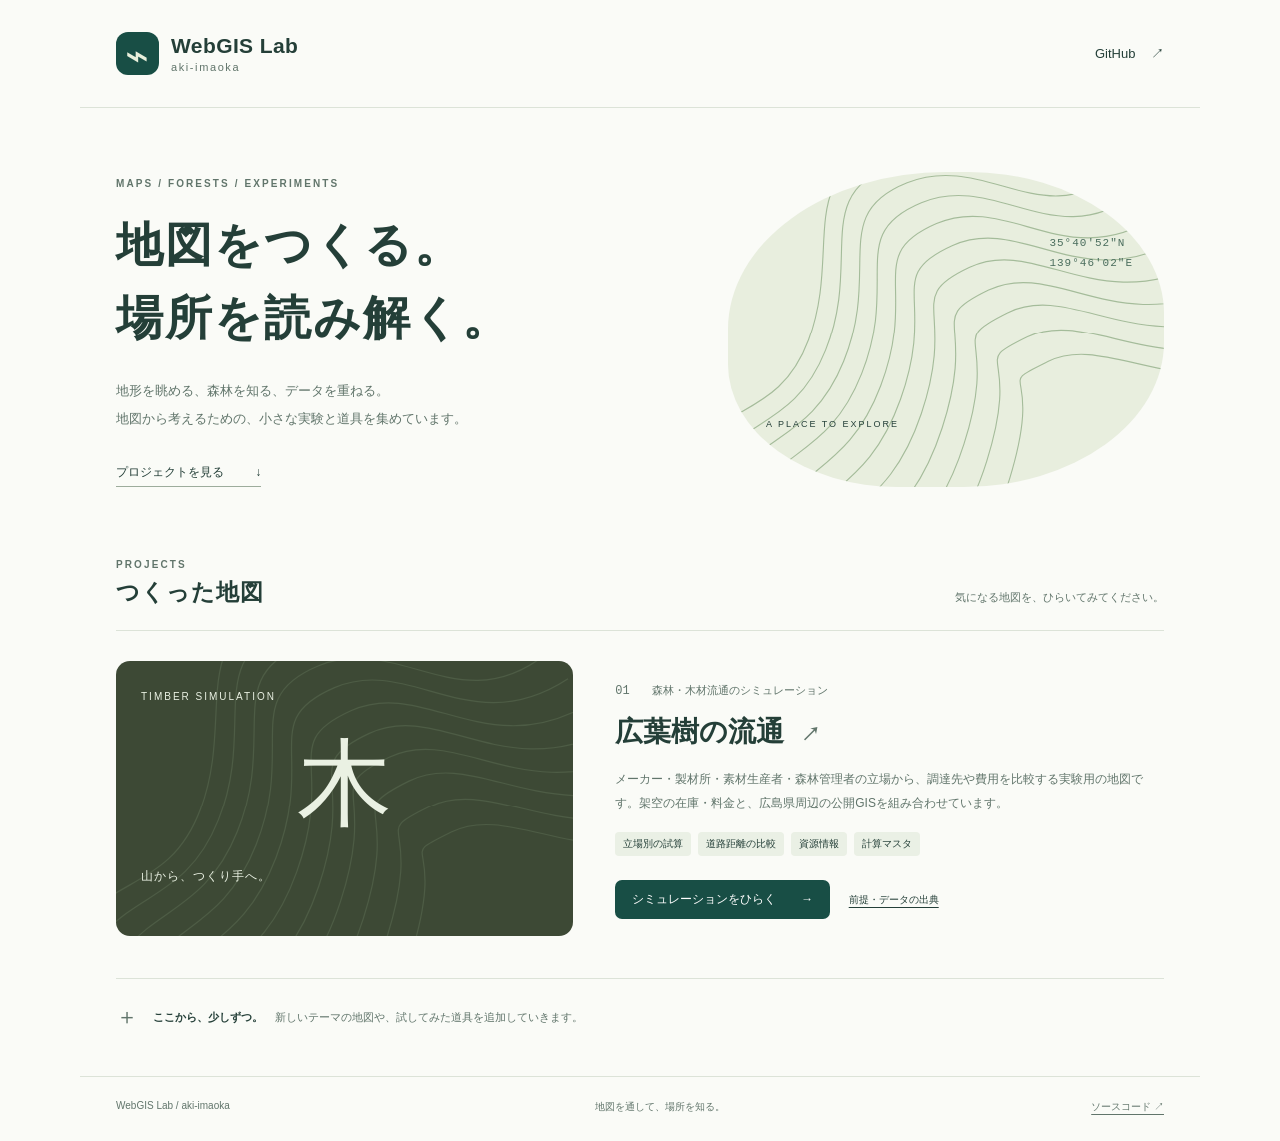
<file: index.html>
<!doctype html>
<html lang="ja">
<head>
  <meta charset="utf-8">
  <meta name="viewport" content="width=device-width, initial-scale=1">
  <meta name="theme-color" content="#184e45">
  <meta name="description" content="aki-imaokaのWebGISプロジェクト集。地図を使った小さな実験と、森林・地形を読み解くための道具。">
  <title>WebGIS Lab — aki-imaoka</title>
  <link rel="icon" href="assets/contours.svg" type="image/svg+xml">
  <link rel="stylesheet" href="assets/style.css">
</head>
<body>
  <a class="skip-link" href="#projects">プロジェクト一覧へ</a>
  <header class="site-header wrap">
    <a class="brand" href="./"><span class="brand-mark" aria-hidden="true">⌁</span><span>WebGIS Lab<small>aki-imaoka</small></span></a>
    <a class="repo-link" href="https://github.com/aki-imaoka/webgis-lab">GitHub <span aria-hidden="true">↗</span></a>
  </header>
  <main class="wrap">
    <section class="hero" aria-labelledby="intro-title">
      <div>
        <p class="eyebrow">MAPS / FORESTS / EXPERIMENTS</p>
        <h1 id="intro-title">地図をつくる。<br>場所を読み解く。</h1>
        <p class="lead">地形を眺める、森林を知る、データを重ねる。<br>地図から考えるための、小さな実験と道具を集めています。</p>
        <a class="text-link" href="#projects">プロジェクトを見る <span aria-hidden="true">↓</span></a>
      </div>
      <div class="hero-art" aria-hidden="true"><div class="coordinate">35°40′52″N<br>139°46′02″E</div><span class="art-caption">A PLACE TO EXPLORE</span></div>
    </section>
    <section id="projects" class="projects" aria-labelledby="projects-title">
      <div class="section-heading"><div><p class="eyebrow">PROJECTS</p><h2 id="projects-title">つくった地図</h2></div><p>気になる地図を、ひらいてみてください。</p></div>
      <!-- 作品を追加するときは、このarticleを複製してリンクと説明を書き換えます。 -->
      <article class="project">
        <a class="project-preview timber-preview" href="projects/webgis-timber/" aria-label="広葉樹の流通シミュレーションを開く"><span class="preview-label">TIMBER SIMULATION</span><span class="preview-symbol" aria-hidden="true">木</span><span class="preview-caption">山から、つくり手へ。</span></a>
        <div class="project-body">
          <p class="project-number">01 <span>森林・木材流通のシミュレーション</span></p>
          <h3><a href="projects/webgis-timber/">広葉樹の流通 <span aria-hidden="true">↗</span></a></h3>
          <p>メーカー・製材所・素材生産者・森林管理者の立場から、調達先や費用を比較する実験用の地図です。架空の在庫・料金と、広島県周辺の公開GISを組み合わせています。</p>
          <ul class="tags" aria-label="できること"><li>立場別の試算</li><li>道路距離の比較</li><li>資源情報</li><li>計算マスタ</li></ul>
          <a class="button" href="projects/webgis-timber/">シミュレーションをひらく <span aria-hidden="true">→</span></a>
          <a class="source-link" href="projects/webgis-timber/sources.html">前提・データの出典</a>
        </div>
      </article>
    </section>
    <aside class="lab-note"><span aria-hidden="true">＋</span><p><strong>ここから、少しずつ。</strong>新しいテーマの地図や、試してみた道具を追加していきます。</p></aside>
  </main>
  <footer class="site-footer wrap"><span>WebGIS Lab / aki-imaoka</span><span>地図を通して、場所を知る。</span><a href="https://github.com/aki-imaoka/webgis-lab">ソースコード ↗</a></footer>
</body>
</html>
</file>
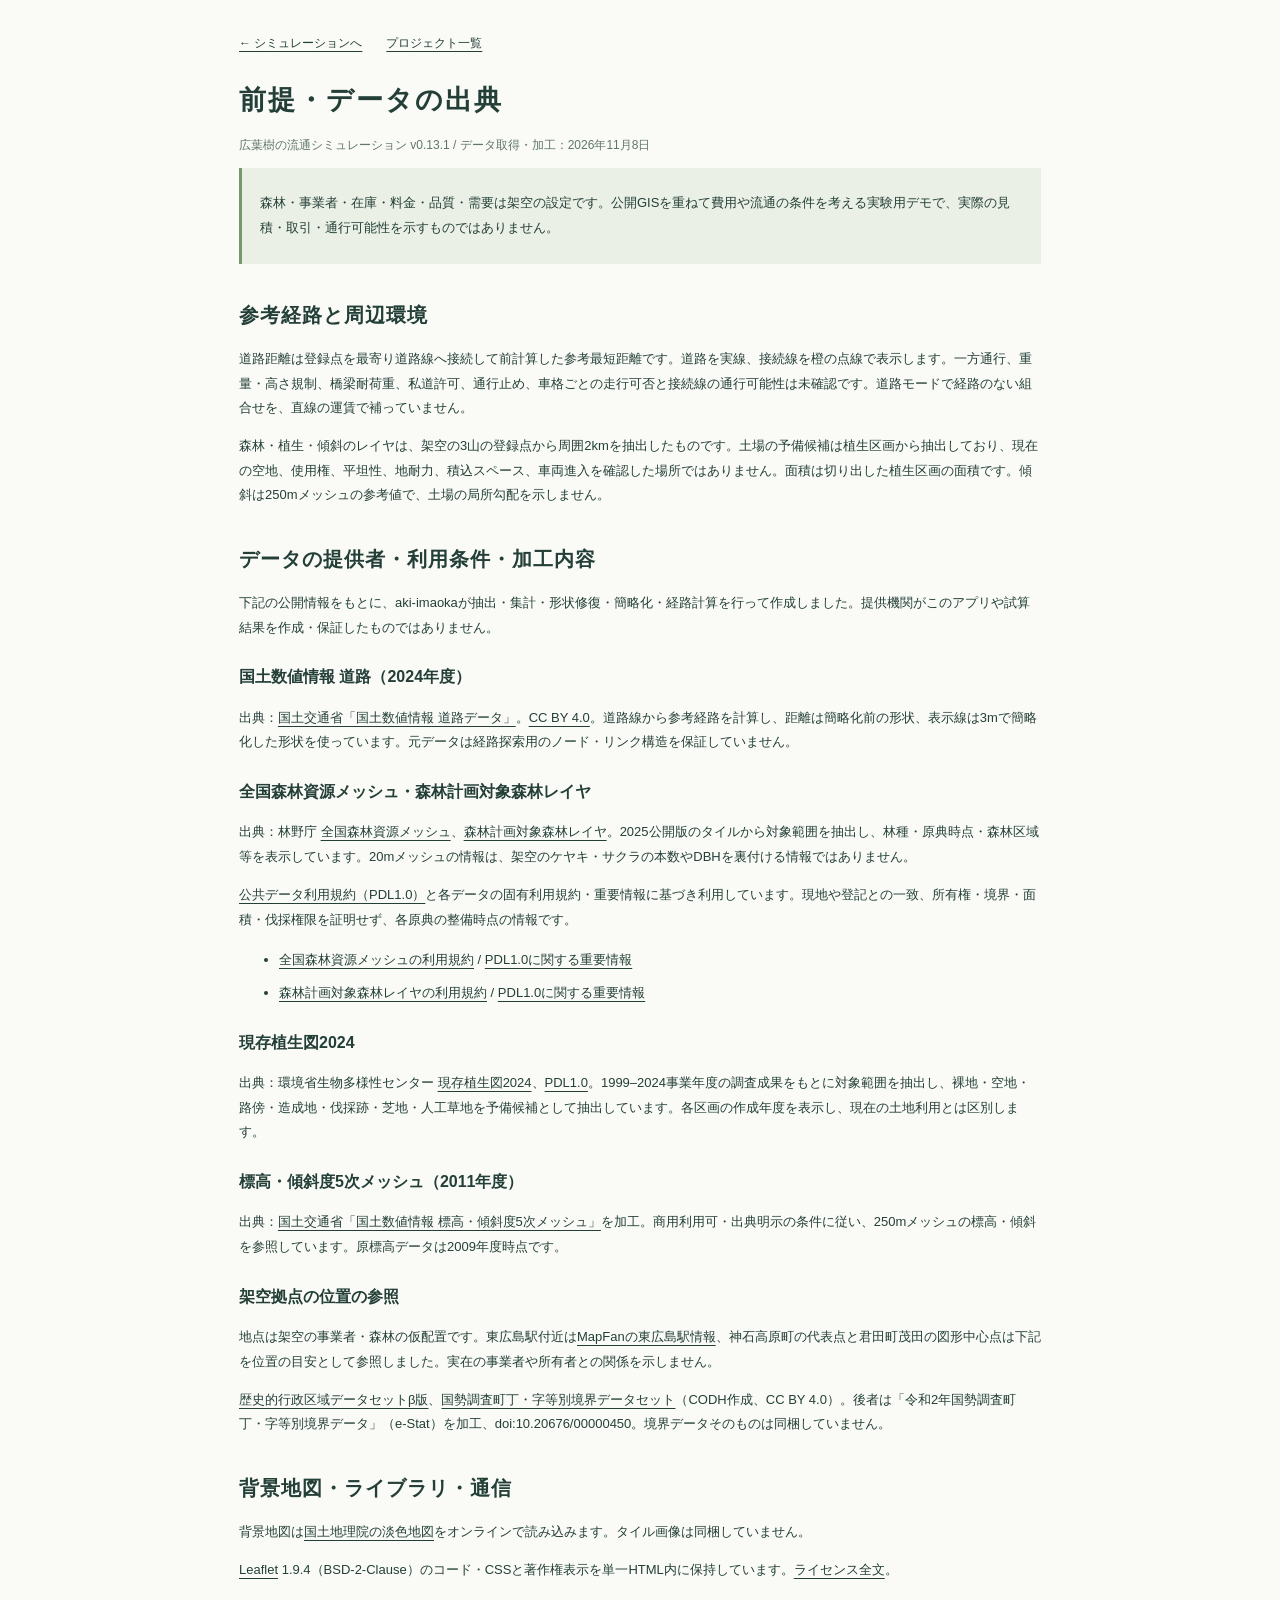
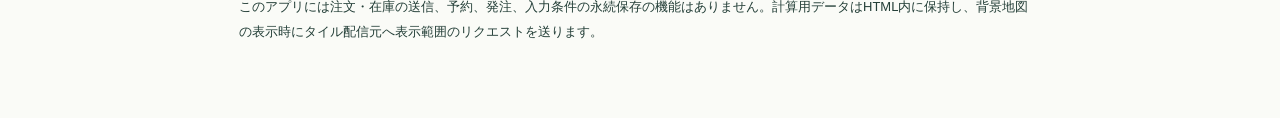
<file: projects/webgis-timber/sources.html>
<!doctype html>
<html lang="ja">
<head>
  <meta charset="utf-8">
  <meta name="viewport" content="width=device-width,initial-scale=1">
  <title>前提・データの出典 — 広葉樹の流通</title>
  <link rel="stylesheet" href="../../assets/style.css">
  <style>
    .source-document{max-width:850px;margin:0 auto;padding:32px 24px 60px;line-height:1.9}
    .source-document h1{font-size:27px;margin:25px 0 10px}.source-document h2{font-size:20px;margin:32px 0 10px}
    .source-document h3{font-size:16px;margin:22px 0 5px}.source-document p,.source-document li{font-size:13px}
    .source-document nav{display:flex;flex-wrap:wrap;gap:24px;font-size:12px}.source-document .notice{background:#eaf0e5;border-left:3px solid #79976d;padding:10px 18px}
    .source-document a{overflow-wrap:anywhere}.source-document li{margin:8px 0}.source-document .version{color:var(--muted);font-size:12px}
  </style>
</head>
<body>
  <main class="source-document">
    <nav aria-label="ページ移動"><a href="./">← シミュレーションへ</a><a href="../../">プロジェクト一覧</a></nav>
    <h1>前提・データの出典</h1>
    <p class="version">広葉樹の流通シミュレーション v0.13.1 / データ取得・加工：2026年11月8日</p>
    <div class="notice"><p>森林・事業者・在庫・料金・品質・需要は架空の設定です。公開GISを重ねて費用や流通の条件を考える実験用デモで、実際の見積・取引・通行可能性を示すものではありません。</p></div>
    <h2>参考経路と周辺環境</h2>
    <p>道路距離は登録点を最寄り道路線へ接続して前計算した参考最短距離です。道路を実線、接続線を橙の点線で表示します。一方通行、重量・高さ規制、橋梁耐荷重、私道許可、通行止め、車格ごとの走行可否と接続線の通行可能性は未確認です。道路モードで経路のない組合せを、直線の運賃で補っていません。</p>
    <p>森林・植生・傾斜のレイヤは、架空の3山の登録点から周囲2kmを抽出したものです。土場の予備候補は植生区画から抽出しており、現在の空地、使用権、平坦性、地耐力、積込スペース、車両進入を確認した場所ではありません。面積は切り出した植生区画の面積です。傾斜は250mメッシュの参考値で、土場の局所勾配を示しません。</p>
    <h2>データの提供者・利用条件・加工内容</h2>
    <p>下記の公開情報をもとに、aki-imaokaが抽出・集計・形状修復・簡略化・経路計算を行って作成しました。提供機関がこのアプリや試算結果を作成・保証したものではありません。</p>
    <h3>国土数値情報 道路（2024年度）</h3>
    <p>出典：<a href="https://nlftp.mlit.go.jp/ksj/gml/datalist/KsjTmplt-N13-2024.html">国土交通省「国土数値情報 道路データ」</a>。<a href="https://creativecommons.org/licenses/by/4.0/deed.ja">CC BY 4.0</a>。道路線から参考経路を計算し、距離は簡略化前の形状、表示線は3mで簡略化した形状を使っています。元データは経路探索用のノード・リンク構造を保証していません。</p>
    <h3>全国森林資源メッシュ・森林計画対象森林レイヤ</h3>
    <p>出典：林野庁 <a href="https://www.geospatial.jp/ckan/dataset/mesh_tile">全国森林資源メッシュ</a>、<a href="https://www.geospatial.jp/ckan/dataset/layer">森林計画対象森林レイヤ</a>。2025公開版のタイルから対象範囲を抽出し、林種・原典時点・森林区域等を表示しています。20mメッシュの情報は、架空のケヤキ・サクラの本数やDBHを裏付ける情報ではありません。</p>
    <p><a href="https://www.digital.go.jp/resources/open_data/public_data_license_v1.0">公共データ利用規約（PDL1.0）</a>と各データの固有利用規約・重要情報に基づき利用しています。現地や登記との一致、所有権・境界・面積・伐採権限を証明せず、各原典の整備時点の情報です。</p>
    <ul>
      <li><a href="https://www.geospatial.jp/ckan/dataset/45394c4d-e721-4a0c-9149-a0d5160bc694/resource/9f86f244-8f9d-4224-8487-964a349c101b/download/national_forest_resource_mesh_terms_of_use.pdf">全国森林資源メッシュの利用規約</a> / <a href="https://www.geospatial.jp/ckan/dataset/45394c4d-e721-4a0c-9149-a0d5160bc694/resource/f7c11a14-05c7-466d-8aa2-b123791bfee6/download/important_notes_on_public_data_usage_mesh_terms_v1.0.pdf">PDL1.0に関する重要情報</a></li>
      <li><a href="https://www.geospatial.jp/ckan/dataset/aa0bc6ed-f5ac-4f05-89c6-0c7034503303/resource/248232db-b42b-4e34-8f47-5bfb37bd1b59/download/forest_planning_target_forest_layer_terms_of_use.pdf">森林計画対象森林レイヤの利用規約</a> / <a href="https://www.geospatial.jp/ckan/dataset/aa0bc6ed-f5ac-4f05-89c6-0c7034503303/resource/699da07c-08aa-4fc8-887e-6585d55dfaf5/download/important_notes_on_public_data_usage_layer_terms_v1.0.pdf">PDL1.0に関する重要情報</a></li>
    </ul>
    <h3>現存植生図2024</h3>
    <p>出典：環境省生物多様性センター <a href="https://www.geospatial.jp/ckan/dataset/biodic_veg2024">現存植生図2024</a>、<a href="https://www.digital.go.jp/resources/open_data/public_data_license_v1.0">PDL1.0</a>。1999–2024事業年度の調査成果をもとに対象範囲を抽出し、裸地・空地・路傍・造成地・伐採跡・芝地・人工草地を予備候補として抽出しています。各区画の作成年度を表示し、現在の土地利用とは区別します。</p>
    <h3>標高・傾斜度5次メッシュ（2011年度）</h3>
    <p>出典：<a href="https://nlftp.mlit.go.jp/ksj/gml/datalist/KsjTmplt-G04-d.html">国土交通省「国土数値情報 標高・傾斜度5次メッシュ」</a>を加工。商用利用可・出典明示の条件に従い、250mメッシュの標高・傾斜を参照しています。原標高データは2009年度時点です。</p>
    <h3>架空拠点の位置の参照</h3>
    <p>地点は架空の事業者・森林の仮配置です。東広島駅付近は<a href="https://mapfan.com/spots/SCH,J,IW">MapFanの東広島駅情報</a>、神石高原町の代表点と君田町茂田の図形中心点は下記を位置の目安として参照しました。実在の事業者や所有者との関係を示しません。</p>
    <p><a href="https://geoshape.ex.nii.ac.jp/city/resource/34545A2004.html">歴史的行政区域データセットβ版</a>、<a href="https://geoshape.ex.nii.ac.jp/ka/resource/34/342090450.html">国勢調査町丁・字等別境界データセット</a>（CODH作成、CC BY 4.0）。後者は「令和2年国勢調査町丁・字等別境界データ」（e-Stat）を加工、doi:10.20676/00000450。境界データそのものは同梱していません。</p>
    <h2>背景地図・ライブラリ・通信</h2>
    <p>背景地図は<a href="https://maps.gsi.go.jp/development/ichiran.html">国土地理院の淡色地図</a>をオンラインで読み込みます。タイル画像は同梱していません。</p>
    <p><a href="https://leafletjs.com/">Leaflet</a> 1.9.4（BSD-2-Clause）のコード・CSSと著作権表示を単一HTML内に保持しています。<a href="LICENSE-Leaflet.txt">ライセンス全文</a>。</p>
    <p>このアプリには注文・在庫の送信、予約、発注、入力条件の永続保存の機能はありません。計算用データはHTML内に保持し、背景地図の表示時にタイル配信元へ表示範囲のリクエストを送ります。</p>
  </main>
</body>
</html>
</file>
<file: assets/style.css>
:root { color-scheme: light; --ink:#243f38; --green:#184e45; --muted:#61756b; --line:#dce3d8; --paper:#fafbf7; font-family:"Yu Gothic UI",Meiryo,sans-serif; color:var(--ink); background:var(--paper); }
* { box-sizing:border-box; }
body { margin:0; }
a { color:inherit; text-underline-offset:4px; }
a:focus-visible { outline:3px solid #b18b32; outline-offset:5px; }
.wrap { max-width:1120px; margin:0 auto; padding:0 36px; }
.skip-link { position:absolute; left:16px; top:-80px; background:white; padding:12px; z-index:10; }
.skip-link:focus { top:12px; }
.site-header { display:flex; justify-content:space-between; align-items:center; min-height:108px; border-bottom:1px solid var(--line); }
.brand { display:flex; align-items:center; gap:12px; font-size:21px; font-weight:700; text-decoration:none; letter-spacing:.4px; }
.brand-mark { display:grid; place-items:center; width:43px; height:43px; border-radius:12px; background:var(--green); color:#e8efdb; font:40px Georgia,serif; }
.brand small { display:block; margin-top:3px; color:var(--muted); font-size:11px; font-weight:400; letter-spacing:1.6px; }
.repo-link { font-size:13px; text-decoration:none; }
.repo-link span { margin-left:12px; }
.hero { display:grid; grid-template-columns:1.3fr 1fr; align-items:center; gap:45px; padding:64px 0 72px; }
.eyebrow { font-size:10px; letter-spacing:2.1px; font-weight:600; color:var(--muted); margin:0 0 20px; }
h1 { font-size:clamp(32px,3.8vw,47px); line-height:1.55; letter-spacing:2px; font-weight:600; margin:0 0 22px; }
.lead { font-size:13px; line-height:2.2; color:var(--muted); margin:0 0 28px; }
.text-link { font-size:12px; text-decoration:none; border-bottom:1px solid #9dac9c; padding-bottom:7px; }
.text-link span { margin-left:28px; }
.hero-art { height:315px; position:relative; overflow:hidden; border-radius:50% 45% 46% 39%; background:#e8eede url(contours.svg) center/cover; }
.coordinate { position:absolute; right:31px; top:62px; font:11px/1.8 Consolas,monospace; letter-spacing:1px; color:#4a6d5d; }
.art-caption { position:absolute; bottom:58px; left:38px; font-size:9px; letter-spacing:2px; }
.projects { scroll-margin-top:24px; }
.section-heading { display:flex; align-items:end; justify-content:space-between; gap:20px; padding-bottom:22px; border-bottom:1px solid var(--line); }
.section-heading .eyebrow { margin-bottom:7px; }
h2 { font-size:23px; font-weight:600; letter-spacing:1px; margin:0; }
.section-heading>p { font-size:11px; color:var(--muted); margin:0 0 3px; }
.project { display:grid; grid-template-columns:1fr 1.2fr; gap:42px; margin-top:30px; align-items:center; }
.project + .project { border-top:1px solid var(--line); padding-top:30px; }
.project-preview.timber-preview { background-color:#3d4935; }
.project-preview { display:block; position:relative; min-height:275px; padding:25px; overflow:hidden; border-radius:14px; color:#eaf1e3; text-decoration:none; background:#184e45; }
.project-preview:before { content:""; position:absolute; inset:0; background:url(contours.svg) center/cover; opacity:.23; transition:transform .3s; }
.project-preview:hover:before { transform:scale(1.04); }
.preview-label,.preview-caption,.preview-symbol { position:relative; }
.preview-label { font-size:10px; letter-spacing:2px; }
.preview-symbol { display:block; text-align:center; font:95px/1.7 Georgia,serif; }
.preview-caption { font-size:12px; letter-spacing:1px; }
.project-number { font:12px Consolas,monospace; color:var(--muted); margin:4px 0 15px; }
.project-number span { font:11px "Yu Gothic UI",Meiryo,sans-serif; margin-left:15px; }
h3 { font-size:28px; font-weight:600; margin:0 0 16px; }
h3 a { text-decoration:none; }
h3 span { font-size:19px; margin-left:9px; color:var(--muted); }
.project-body>p:not(.project-number) { font-size:12px; line-height:2; color:var(--muted); margin:0; }
.tags { display:flex; flex-wrap:wrap; list-style:none; padding:0; gap:7px; margin:17px 0 24px; }
.tags li { font-size:10px; padding:5px 8px; background:#eaf0e5; border-radius:4px; }
.button { display:inline-flex; align-items:center; gap:25px; padding:11px 17px; color:white; background:var(--green); border-radius:7px; font-size:12px; text-decoration:none; }
.button:hover { background:#28695c; }
.source-link { display:inline-block; font-size:10px; margin:12px 0 0 14px; }
.lab-note { display:flex; align-items:center; gap:15px; border-top:1px solid var(--line); margin-top:42px; padding:23px 0 44px; color:var(--muted); }
.lab-note>span { font-size:22px; }
.lab-note p { font-size:11px; line-height:1.9; margin:0; }
.lab-note strong { font-weight:600; color:var(--ink); margin-right:12px; }
.site-footer { display:flex; justify-content:space-between; flex-wrap:wrap; gap:16px; border-top:1px solid var(--line); padding-top:23px; padding-bottom:27px; font-size:10px; color:var(--muted); }
@media(max-width:760px) { .wrap{padding-left:22px;padding-right:22px}.site-header{min-height:84px}.brand{font-size:18px}.hero{gap:20px;padding:43px 0;grid-template-columns:1fr}.hero-art{display:none}h1{font-size:34px}.lead{font-size:12px}.section-heading{display:block}.section-heading>p{margin-top:14px}.project{grid-template-columns:1fr;gap:24px}.project-preview{min-height:230px}.preview-symbol{font-size:72px}.source-link{display:block;margin-left:0}.lab-note{align-items:start}.lab-note strong{display:block}.site-footer>span:nth-child(2){display:none} }
@media(prefers-reduced-motion:reduce) { *,*:before{transition:none!important} }
</file>
